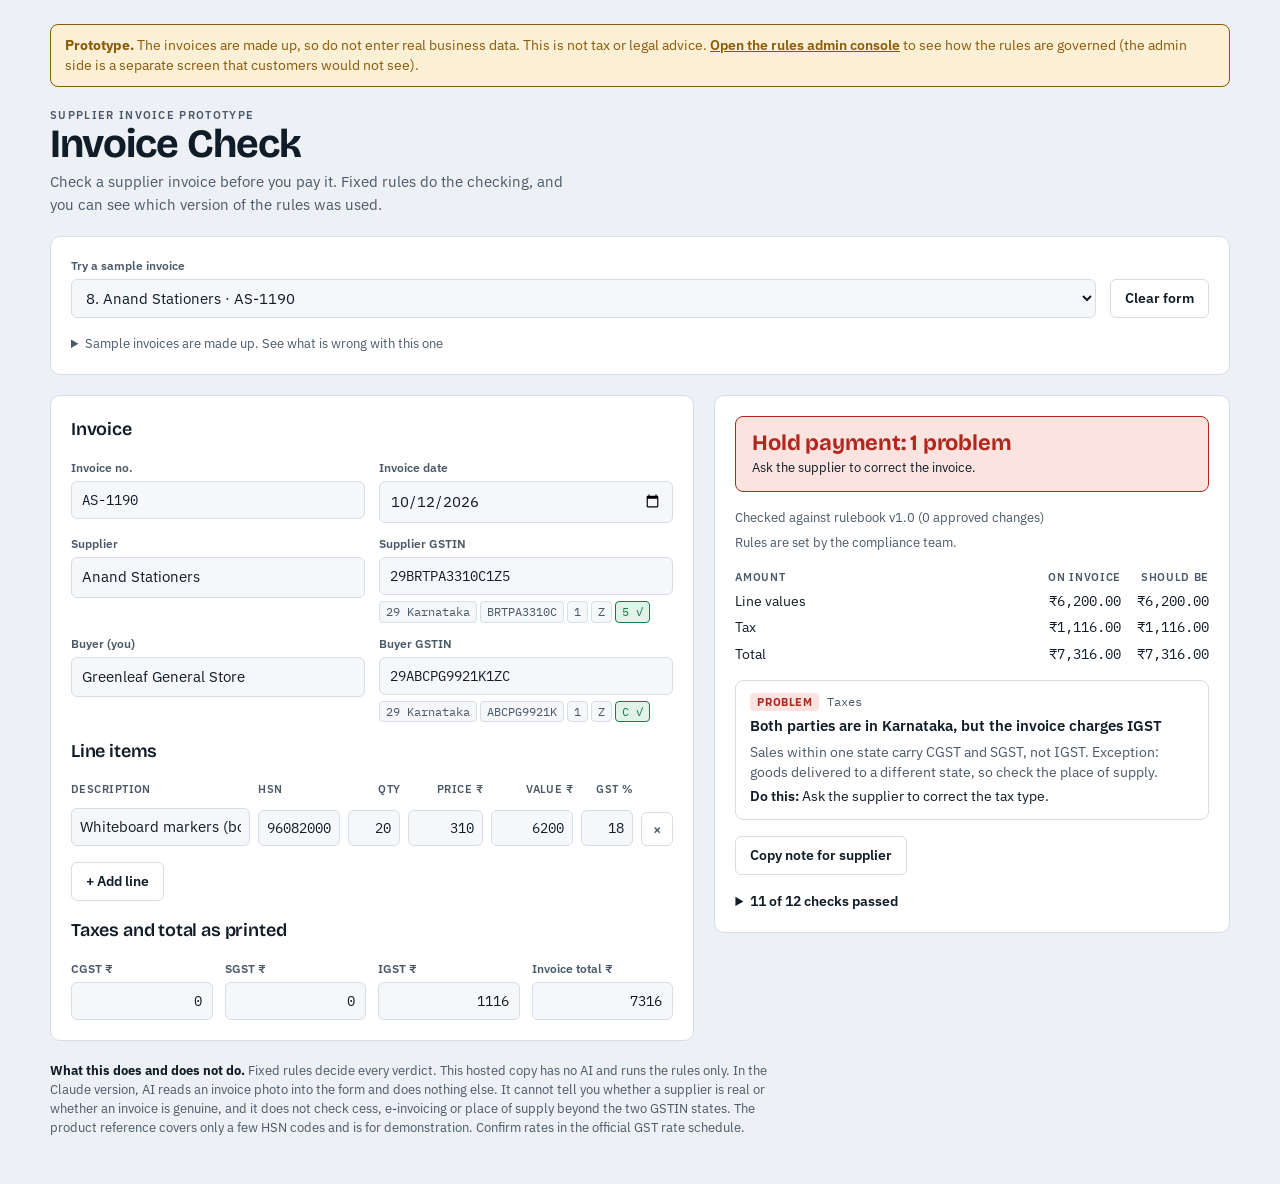
<file: index.html>
<!doctype html>
<html lang="en">
<head>
<meta charset="utf-8">
<meta name="viewport" content="width=device-width,initial-scale=1">
<title>Invoice Check</title>
<meta name="description" content="Check a supplier GST invoice before you pay it. Prototype with made-up sample invoices.">
<link rel="stylesheet" href="https://fonts.googleapis.com/css2?family=Bricolage+Grotesque:opsz,wght@12..96,600;12..96,700&family=IBM+Plex+Mono:wght@400;500&family=IBM+Plex+Sans:wght@400;500;600&display=swap">
<link rel="stylesheet" href="style.css">
</head>
<body>
<div class="wrap" id="app-customer">
  <div class="proto" role="note"><b>Prototype.</b> The invoices are made up, so do not enter real business data. This is not tax or legal advice. <a href="admin.html">Open the rules admin console</a> to see how the rules are governed (the admin side is a separate screen that customers would not see).</div>
  <header class="top">
    <div>
      <div class="eyebrow">Supplier invoice prototype</div>
      <h1>Invoice Check</h1>
      <p class="lede">Check a supplier invoice before you pay it. Fixed rules do the checking, and you can see which version of the rules was used.</p>
    </div>
  </header>
  <!-- CHECKER -->
  <section class="panel" id="p-checker">
    <section class="card" aria-label="Load an invoice">
      <div class="bar">
        <div class="grow">
          <label for="sample">Try a sample invoice</label>
          <select id="sample"></select>
        </div>
        <div id="photoWrap" hidden>
          <span class="lab">Or read your own</span>
          <label class="btn" id="photoBtn" for="photo">Read from photo</label>
          <input id="photo" type="file" accept="image/*" hidden>
          <button class="btn quiet" id="cancel" hidden type="button">Cancel</button>
        </div>
        <div>
          <span class="lab">&nbsp;</span>
          <button class="btn" id="clear" type="button">Clear form</button>
        </div>
      </div>
      <div class="photo" id="photoInfo" hidden><img id="thumb" alt="Photo you uploaded"><span id="photoText"></span></div>
      <div class="msg" id="err" hidden role="status"></div>
      <details class="note"><summary>Sample invoices are made up. See what is wrong with this one</summary><p id="key" style="margin:8px 0 0"></p></details>
    </section>

    <div class="grid">
      <section class="card" aria-label="Invoice details">
        <h2>Invoice</h2>
        <div class="fields">
          <div><label for="f-invoiceNo">Invoice no.</label><input id="f-invoiceNo" class="mono" autocomplete="off"></div>
          <div><label for="f-date">Invoice date</label><input id="f-date" type="date"></div>
          <div><label for="f-supplierName">Supplier</label><input id="f-supplierName" autocomplete="off"></div>
          <div><label for="f-supplierGstin">Supplier GSTIN</label><input id="f-supplierGstin" class="mono" maxlength="15" autocomplete="off" spellcheck="false"><div class="strip" id="s-supplierGstin"></div></div>
          <div><label for="f-buyerName">Buyer (you)</label><input id="f-buyerName" autocomplete="off"></div>
          <div><label for="f-buyerGstin">Buyer GSTIN</label><input id="f-buyerGstin" class="mono" maxlength="15" autocomplete="off" spellcheck="false"><div class="strip" id="s-buyerGstin"></div></div>
        </div>
        <h2>Line items</h2>
        <div class="items" id="items"></div>
        <div><button class="btn" id="add" type="button">+ Add line</button></div>
        <h2>Taxes and total as printed</h2>
        <div class="taxes">
          <div><label for="f-cgst">CGST ₹</label><input id="f-cgst" class="mono num" inputmode="decimal"></div>
          <div><label for="f-sgst">SGST ₹</label><input id="f-sgst" class="mono num" inputmode="decimal"></div>
          <div><label for="f-igst">IGST ₹</label><input id="f-igst" class="mono num" inputmode="decimal"></div>
          <div><label for="f-total">Invoice total ₹</label><input id="f-total" class="mono num" inputmode="decimal"></div>
        </div>
      </section>

      <section class="card" aria-label="Result" aria-live="polite">
        <div id="verdict"></div>
        <div class="rulesline" id="rulesline"></div>
        <div id="recon"></div>
        <ul class="list" id="findings"></ul>
        <div id="supplierNote" hidden>
          <button class="btn" id="copy" type="button">Copy note for supplier</button>
          <textarea id="noteText" readonly hidden aria-label="Note for supplier" style="margin-top:10px"></textarea>
        </div>
        <details class="passed" id="passed"></details>
      </section>
    </div>
  </section>

  
  <p class="fineprint"><b>What this does and does not do.</b> Fixed rules decide every verdict. This hosted copy has no AI and runs the rules only. In the Claude version, AI reads an invoice photo into the form and does nothing else. It cannot tell you whether a supplier is real or whether an invoice is genuine, and it does not check cess, e-invoicing or place of supply beyond the two GSTIN states. The product reference covers only a few HSN codes and is for demonstration. Confirm rates in the official GST rate schedule.</p>
</div>
<script src="checks.js"></script>
<script src="samples.js"></script>
<script src="app.js"></script>
</body>
</html>
</file>
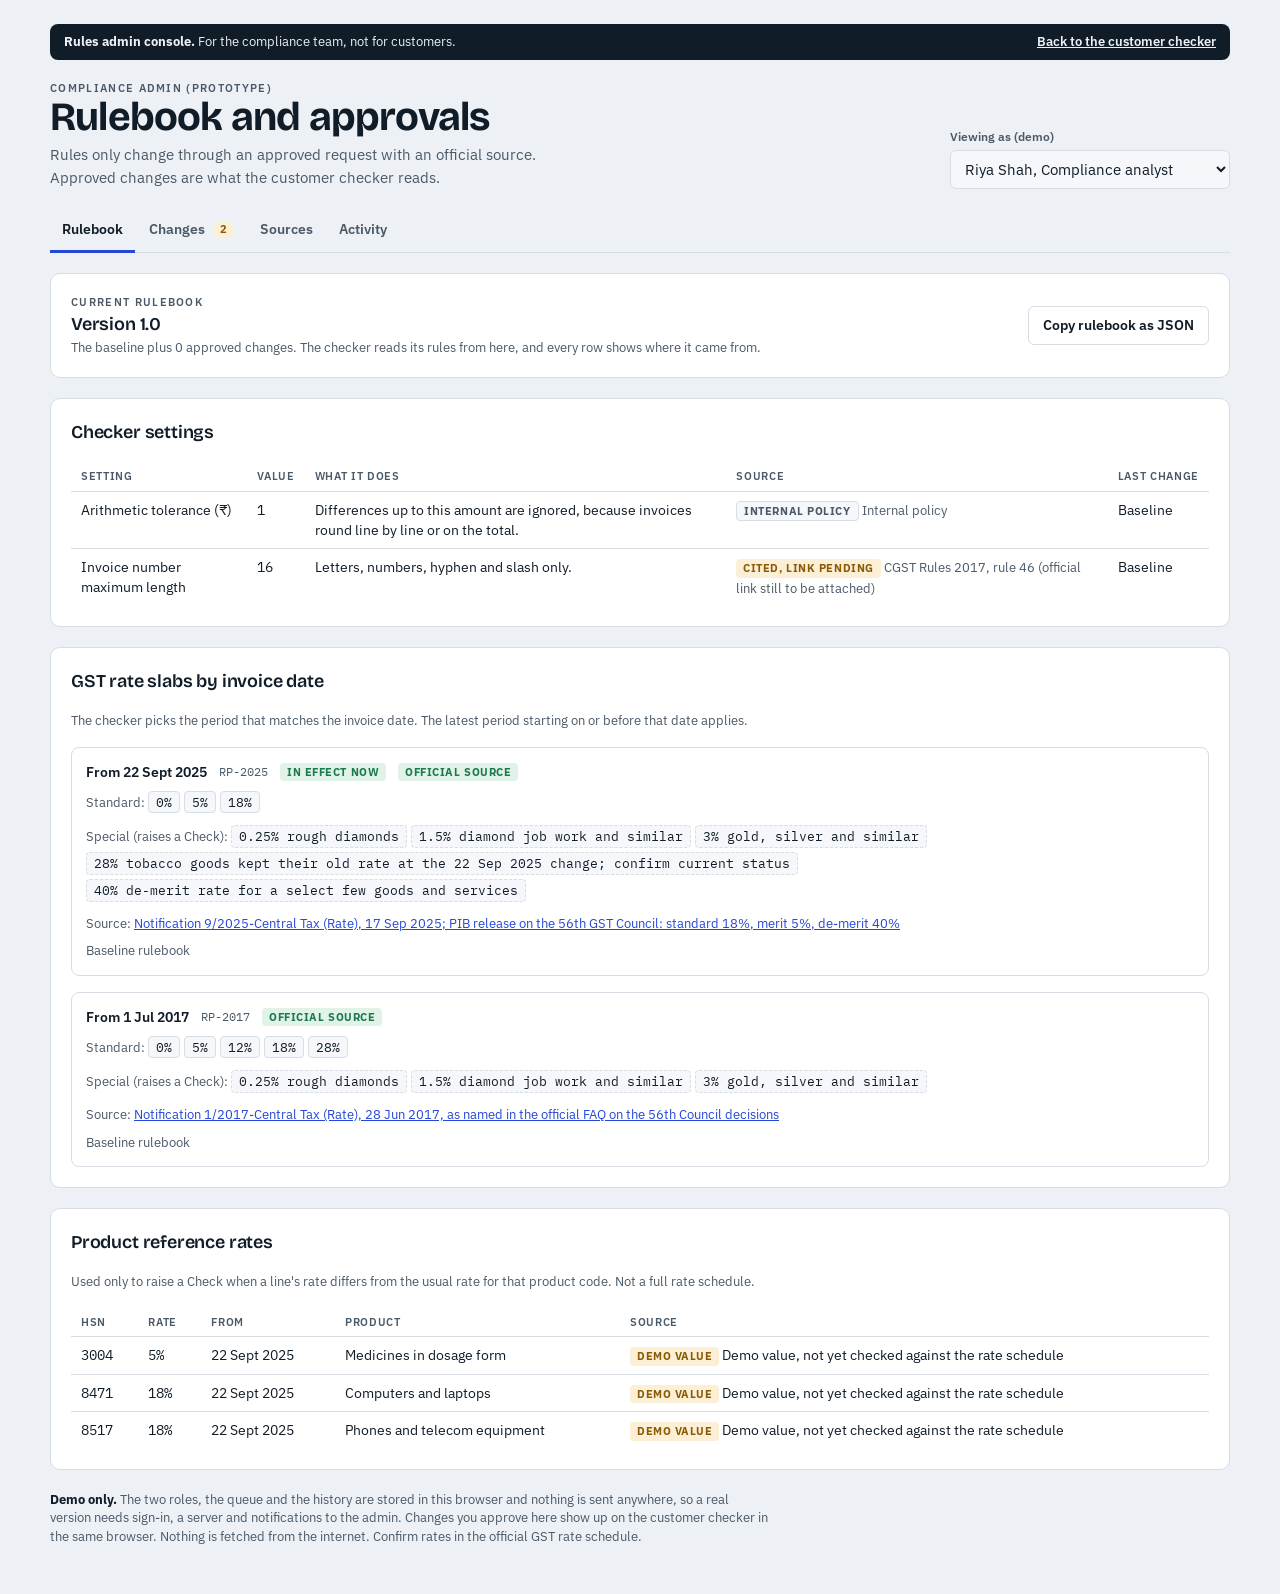
<file: admin.html>
<!doctype html>
<html lang="en">
<head>
<meta charset="utf-8">
<meta name="viewport" content="width=device-width,initial-scale=1">
<title>Invoice Check: Rules admin</title>
<meta name="description" content="Check a supplier GST invoice before you pay it. Prototype with made-up sample invoices.">
<link rel="stylesheet" href="https://fonts.googleapis.com/css2?family=Bricolage+Grotesque:opsz,wght@12..96,600;12..96,700&family=IBM+Plex+Mono:wght@400;500&family=IBM+Plex+Sans:wght@400;500;600&display=swap">
<link rel="stylesheet" href="style.css">
</head>
<body>
<div class="wrap" id="app-admin">
  <div class="adminbar" role="note"><span><b>Rules admin console.</b> For the compliance team, not for customers.</span><a href="index.html">Back to the customer checker</a></div>
  <header class="top">
    <div>
      <div class="eyebrow">Compliance admin (prototype)</div>
      <h1>Rulebook and approvals</h1>
      <p class="lede">Rules only change through an approved request with an official source. Approved changes are what the customer checker reads.</p>
    </div>
    <div class="who">
      <label for="role">Viewing as (demo)</label>
      <select id="role"></select>
    </div>
  </header>
  <nav class="tabs" role="tablist" aria-label="Sections" id="tabs">
    <button role="tab" id="t-rulebook" data-tab="rulebook" aria-selected="true" aria-controls="p-rulebook">Rulebook</button>
    <button role="tab" id="t-changes" data-tab="changes" aria-selected="false" aria-controls="p-changes">Changes <span class="count" id="pendingCount" hidden>0</span></button>
    <button role="tab" id="t-sources" data-tab="sources" aria-selected="false" aria-controls="p-sources">Sources</button>
    <button role="tab" id="t-activity" data-tab="activity" aria-selected="false" aria-controls="p-activity">Activity</button>
  </nav>
  <!-- RULEBOOK -->
  <section class="panel" id="p-rulebook" role="tabpanel" aria-labelledby="t-rulebook" hidden>
    <div id="rb" class="panel"></div>
  </section>

  <!-- CHANGES -->
  <section class="panel" id="p-changes" role="tabpanel" aria-labelledby="t-changes" hidden>
    <div class="grid">
      <section class="card" aria-labelledby="h-new">
        <h2 id="h-new">Propose a change</h2>
        <p class="note">Nothing changes until an admin approves it. A change to tax rates needs a link to an official notice, and the person who proposes it cannot approve it.</p>
        <div class="fields">
          <div><label for="c-type">What kind of change</label>
            <select id="c-type"><option value="slabs">GST rate slabs from a date</option><option value="hsn">Reference rate for a product code</option><option value="setting">A checker setting</option></select></div>
          <div><label for="c-title">Short title</label><input id="c-title" autocomplete="off" placeholder="e.g. Rates for goods from 1 April"></div>
          <div class="sub" data-for="slabs">
            <div><label for="c-from">Starts on</label><input id="c-from" type="date"></div>
            <div><label for="c-rates">Standard rates (%)</label><input id="c-rates" class="mono" placeholder="0, 5, 18" autocomplete="off"></div>
            <div class="span2"><label for="c-special">Special rates, one per line as: rate, note</label><textarea id="c-special" class="mono" placeholder="3, gold and silver items"></textarea></div>
          </div>
          <div class="sub" data-for="hsn" hidden>
            <div><label for="c-hsn">HSN code (first 4 digits)</label><input id="c-hsn" class="mono" maxlength="4" inputmode="numeric" autocomplete="off"></div>
            <div><label for="c-hrate">GST rate (%)</label><input id="c-hrate" class="mono" inputmode="decimal" autocomplete="off"></div>
            <div><label for="c-hfrom">Starts on</label><input id="c-hfrom" type="date"></div>
            <div><label for="c-hnote">Product note</label><input id="c-hnote" autocomplete="off"></div>
          </div>
          <div class="sub" data-for="setting" hidden>
            <div><label for="c-skey">Setting</label>
              <select id="c-skey"><option value="toleranceInr">Arithmetic tolerance (₹)</option><option value="invoiceNoMaxLen">Invoice number maximum length</option></select></div>
            <div><label for="c-sval">New value</label><input id="c-sval" class="mono" inputmode="decimal" autocomplete="off"></div>
          </div>
          <div class="span2"><label for="c-reason">Why is this needed</label><textarea id="c-reason"></textarea></div>
          <div class="span2" id="srcFields">
            <label for="c-url">Link to the notice</label>
            <input id="c-url" type="url" class="mono" placeholder="https://www.pib.gov.in/..." autocomplete="off">
            <div style="margin-top:6px" id="c-badge"></div>
          </div>
          <div class="span2"><label for="c-ref">Notice number and date</label><input id="c-ref" autocomplete="off" placeholder="e.g. Notification 9/2025-Central Tax (Rate), 17 Sep 2025"></div>
        </div>
        <div class="msg bad" id="c-err" hidden role="alert"></div>
        <div class="msg ok" id="c-ok" hidden role="status"></div>
        <div><button class="btn primary" id="c-send" type="button">Send for approval</button></div>
      </section>

      <section class="card" aria-labelledby="h-queue">
        <h2 id="h-queue">Change requests</h2>
        <div class="list" id="queue"></div>
      </section>
    </div>
  </section>

  <!-- SOURCES -->
  <section class="panel" id="p-sources" role="tabpanel" aria-labelledby="t-sources" hidden>
    <div class="grid">
      <section class="card">
        <h2>What counts as a source</h2>
        <p class="note">Rule changes only come from official pages. A news story, a social post or a forwarded message can point you to something worth checking, but it cannot change a rule.</p>
        <div class="domains" id="domains"></div>
        <div>
          <label for="lk">Check a link</label>
          <input id="lk" type="url" class="mono" placeholder="Paste a link to see how it is classified" autocomplete="off">
          <div style="margin-top:8px" id="lk-out"></div>
        </div>
        <h3>How a monitor would work in production</h3>
        <ol class="steps">
          <li>A scheduled job opens only the allow-listed official pages (notifications, press releases, GST Council updates).</li>
          <li>It compares each page with the last copy it saw. Nothing new means nothing happens.</li>
          <li>For a real change, it drafts a change request with the link and the exact passage, and adds it to the queue as pending.</li>
          <li>An admin opens the source, confirms it says that, and approves or rejects. Nothing is ever applied automatically.</li>
        </ol>
        <p class="note">This prototype has no server, so the monitor is not built. Pages that block automated readers, scanned PDFs and changes in wording all mean a person has to read the notice.</p>
      </section>
      <section class="card">
        <h2>Example signals</h2>
        <p class="note">Made-up examples to show how leads are treated. They are not fetched from the internet.</p>
        <div class="list" id="signals"></div>
      </section>
    </div>
  </section>

  <!-- ACTIVITY -->
  <section class="panel" id="p-activity" role="tabpanel" aria-labelledby="t-activity" hidden>
    <section class="card">
      <div class="bar"><h2 class="grow">Activity</h2><button class="btn" id="reset" type="button">Reset demo data</button></div>
      <p class="note">Every proposal, approval, rejection and revocation is recorded here with who did it and when. Entries are never edited. The history and the roles are kept in this browser for the demo, so a real version needs sign-in and a server.</p>
      <div class="scroll"><table class="tbl" id="audit"></table></div>
    </section>
  </section>

  
  <p class="fineprint"><b>Demo only.</b> The two roles, the queue and the history are stored in this browser and nothing is sent anywhere, so a real version needs sign-in, a server and notifications to the admin. Changes you approve here show up on the customer checker in the same browser. Nothing is fetched from the internet. Confirm rates in the official GST rate schedule.</p>
</div>
<script src="checks.js"></script>
<script src="samples.js"></script>
<script src="app.js"></script>
</body>
</html>
</file>
<file: style.css>
/* Shared styles. Customer checker (index.html) and rules admin console (admin/index.html) use the same file. */
:root{
  --bg:#EDF0F4; --surface:#FFFFFF; --surface-2:#F5F7FA; --ink:#101C27; --ink-2:#4A5968; --line:#D6DDE5;
  --accent:#2447D8; --accent-ink:#FFFFFF;
  --good:#1B7A4B; --good-bg:#E1F3E9; --warn:#8A5A06; --warn-bg:#FBEFD6; --crit:#B3261E; --crit-bg:#FBE3E0;
  --font-display:"Bricolage Grotesque","Segoe UI",system-ui,sans-serif;
  --font-body:"IBM Plex Sans","Segoe UI",system-ui,sans-serif;
  --font-mono:"IBM Plex Mono",ui-monospace,Menlo,Consolas,monospace;
}
@media (prefers-color-scheme: dark){:root:not([data-theme="light"]){
  --bg:#0D141B; --surface:#141D26; --surface-2:#1A2530; --ink:#E7EDF3; --line:#27343F; --ink-2:#9DADBD;
  --accent:#8CA3FF; --accent-ink:#0D141B;
  --good:#62D393; --good-bg:#12281D; --warn:#E5B85C; --warn-bg:#2C2412; --crit:#FF8F86; --crit-bg:#331A18; color-scheme:dark}}
:root[data-theme="dark"]{
  --bg:#0D141B; --surface:#141D26; --surface-2:#1A2530; --ink:#E7EDF3; --line:#27343F; --ink-2:#9DADBD;
  --accent:#8CA3FF; --accent-ink:#0D141B;
  --good:#62D393; --good-bg:#12281D; --warn:#E5B85C; --warn-bg:#2C2412; --crit:#FF8F86; --crit-bg:#331A18; color-scheme:dark}
*{box-sizing:border-box}
body{background:var(--bg);color:var(--ink);font-family:var(--font-body);font-size:15px;line-height:1.5;
  padding-block:24px 48px;padding-left:max(16px,env(safe-area-inset-left,0px));padding-right:max(16px,env(safe-area-inset-right,0px))}
.wrap{max-width:1180px;margin:0 auto;display:flex;flex-direction:column;gap:20px}
h1,h2,h3{margin:0;text-wrap:balance}
h1{font-family:var(--font-display);font-weight:700;font-size:clamp(28px,4.4vw,40px);letter-spacing:-.02em;line-height:1.05}
h2{font-family:var(--font-display);font-weight:600;font-size:18px;letter-spacing:-.01em}
h3{font-size:14px;font-weight:600}
.lede{margin:6px 0 0;color:var(--ink-2);max-width:60ch}
.eyebrow{font-size:11px;letter-spacing:.12em;text-transform:uppercase;color:var(--ink-2);font-weight:600}
.top{display:flex;flex-wrap:wrap;gap:16px;justify-content:space-between;align-items:flex-end}
.who{min-width:230px;flex:0 1 280px}
.tabs{display:flex;flex-wrap:wrap;gap:2px;border-bottom:1px solid var(--line)}
.tabs button{font:inherit;font-weight:600;font-size:14px;color:var(--ink-2);background:none;border:0;border-bottom:3px solid transparent;padding:10px 12px;cursor:pointer;margin-bottom:-1px;display:inline-flex;gap:8px;align-items:center}
.tabs button:hover{color:var(--ink)}
.tabs button[aria-selected="true"]{color:var(--ink);border-bottom-color:var(--accent)}
.tabs button:focus-visible{outline:2px solid var(--accent);outline-offset:-2px}
.count{font-size:11px;font-weight:700;background:var(--warn-bg);color:var(--warn);border-radius:10px;padding:0 7px;min-width:18px;text-align:center}
.panel{display:flex;flex-direction:column;gap:20px}
.grid{display:grid;grid-template-columns:minmax(0,1.25fr) minmax(0,1fr);gap:20px;align-items:start}
@media (max-width:900px){.grid{grid-template-columns:minmax(0,1fr)}}
.card{background:var(--surface);border:1px solid var(--line);border-radius:10px;padding:20px;display:flex;flex-direction:column;gap:16px;min-width:0}
.bar{display:flex;flex-wrap:wrap;gap:10px 14px;align-items:center}
.bar .grow{flex:1 1 220px;min-width:0}
label,.lab{font-size:12px;font-weight:600;color:var(--ink-2);display:block;margin-bottom:4px}
input,select,textarea{width:100%;font:inherit;color:var(--ink);background:var(--surface-2);border:1px solid var(--line);border-radius:6px;padding:8px 10px;min-width:0}
input[type="checkbox"]{width:auto;margin:0}
input.mono,.mono{font-family:var(--font-mono);font-size:13.5px}
input:focus-visible,select:focus-visible,textarea:focus-visible,button:focus-visible,summary:focus-visible,.btn:focus-within,a:focus-visible{outline:2px solid var(--accent);outline-offset:1px}
.btn{font:inherit;font-weight:600;font-size:14px;border-radius:6px;padding:8px 14px;border:1px solid var(--line);background:var(--surface);color:var(--ink);cursor:pointer;display:inline-flex;align-items:center;gap:8px}
.btn:hover{border-color:var(--ink-2)}
.btn.primary{background:var(--accent);color:var(--accent-ink);border-color:var(--accent)}
.btn.danger{color:var(--crit);border-color:var(--crit)}
.btn[disabled],.btn[aria-disabled="true"]{opacity:.5;cursor:default}
.btn.quiet{border-color:transparent;background:transparent;color:var(--accent);padding-inline:6px}
a{color:var(--accent)}
.fields,.sub{display:grid;grid-template-columns:repeat(2,minmax(0,1fr));gap:12px 14px}
.sub{grid-column:1/-1}
@media (max-width:560px){.fields,.sub{grid-template-columns:minmax(0,1fr)}}
.span2{grid-column:1/-1}
.strip{display:flex;flex-wrap:wrap;gap:3px;margin-top:6px;font-family:var(--font-mono);font-size:11.5px;min-height:20px}
.strip span{background:var(--surface-2);border:1px solid var(--line);border-radius:4px;padding:1px 6px;color:var(--ink-2)}
.strip span.bad{border-color:var(--crit);color:var(--crit);background:var(--crit-bg)}
.strip span.ok{border-color:var(--good);color:var(--good);background:var(--good-bg)}
.items{display:flex;flex-direction:column;gap:10px}
.row{display:grid;grid-template-columns:minmax(0,2.4fr) minmax(0,1.1fr) minmax(0,.7fr) minmax(0,1fr) minmax(0,1.1fr) minmax(0,.7fr) 32px;gap:8px;align-items:end}
.row.head{font-size:11px;font-weight:600;color:var(--ink-2);letter-spacing:.04em;text-transform:uppercase}
.row .cell label{display:none}
.row input{padding:7px 8px}
.row .num,.num{text-align:right}
.x{width:32px;height:34px;padding:0;justify-content:center;color:var(--ink-2)}
@media (max-width:700px){
  .row.head{display:none}
  .row{grid-template-columns:repeat(3,minmax(0,1fr));padding:12px;background:var(--surface-2);border:1px solid var(--line);border-radius:8px}
  .row .cell.desc{grid-column:1/-1}
  .row .cell label{display:block}
  .row .x{grid-column:1/-1;width:auto;justify-self:end}
}
.taxes{display:grid;grid-template-columns:repeat(4,minmax(0,1fr));gap:12px}
@media (max-width:560px){.taxes{grid-template-columns:repeat(2,minmax(0,1fr))}}
.note{font-size:13px;color:var(--ink-2);margin:0}
.photo{display:flex;gap:12px;align-items:center;font-size:13px;color:var(--ink-2)}
.photo img{width:56px;height:56px;object-fit:cover;border-radius:6px;border:1px solid var(--line)}
.verdict{border-radius:8px;padding:14px 16px;display:flex;flex-direction:column;gap:2px;border:1px solid transparent}
.verdict .big{font-family:var(--font-display);font-weight:700;font-size:22px;letter-spacing:-.01em;line-height:1.15}
.verdict.crit{background:var(--crit-bg);color:var(--crit);border-color:var(--crit)}
.verdict.warn{background:var(--warn-bg);color:var(--warn);border-color:var(--warn)}
.verdict.good{background:var(--good-bg);color:var(--good);border-color:var(--good)}
.verdict .sub2{font-size:13px;color:var(--ink)}
.recon{display:grid;grid-template-columns:1fr auto auto;gap:6px 16px;font-size:13.5px;align-items:baseline}
.recon .h{font-size:11px;letter-spacing:.06em;text-transform:uppercase;color:var(--ink-2);font-weight:600;text-align:right}
.recon .h:first-child{text-align:left}
.recon .v{font-family:var(--font-mono);text-align:right;font-variant-numeric:tabular-nums}
.recon .v.off{color:var(--crit);font-weight:500}
.list{display:flex;flex-direction:column;gap:10px;margin:0;padding:0;list-style:none}
.f{border:1px solid var(--line);border-radius:8px;padding:12px 14px;display:flex;flex-direction:column;gap:4px}
.f .top2{display:flex;flex-wrap:wrap;gap:8px;align-items:center}
.pill{font-size:11px;font-weight:700;letter-spacing:.05em;text-transform:uppercase;border-radius:4px;padding:1px 7px;display:inline-block;white-space:nowrap}
.pill.error{background:var(--crit-bg);color:var(--crit)}
.pill.warn{background:var(--warn-bg);color:var(--warn)}
.pill.good{background:var(--good-bg);color:var(--good)}
.pill.neutral{background:var(--surface-2);color:var(--ink-2);border:1px solid var(--line)}
.where{font-family:var(--font-mono);font-size:12px;color:var(--ink-2)}
.f .t{font-weight:600}
.f .d{font-size:13.5px;color:var(--ink-2)}
.f .fix{font-size:13.5px}
.f .fix b{font-weight:600}
.f .rs{font-size:12.5px;color:var(--ink-2)}
.passed summary{cursor:pointer;font-weight:600;font-size:14px}
.passed ul{margin:10px 0 0;padding-left:20px;color:var(--ink-2);font-size:13.5px;display:flex;flex-direction:column;gap:2px}
.msg{font-size:13.5px;padding:10px 12px;border-radius:6px;background:var(--warn-bg);color:var(--warn)}
.msg.bad{background:var(--crit-bg);color:var(--crit)}
.msg.ok{background:var(--good-bg);color:var(--good)}
.fineprint{font-size:12.5px;color:var(--ink-2);max-width:90ch;margin:0}
.fineprint b{color:var(--ink)}
.rulesline{font-size:12.5px;color:var(--ink-2);display:flex;flex-wrap:wrap;gap:6px 10px;align-items:center}
[hidden]{display:none!important}
textarea{font-family:inherit;min-height:84px;resize:vertical}
textarea.mono{font-family:var(--font-mono);font-size:12.5px;min-height:120px}
.scroll{overflow-x:auto}
.tbl{width:100%;border-collapse:collapse;font-size:13.5px}
.tbl th{text-align:left;font-size:11px;letter-spacing:.06em;text-transform:uppercase;color:var(--ink-2);font-weight:600;padding:6px 10px;white-space:nowrap}
.tbl td{padding:8px 10px;border-top:1px solid var(--line);vertical-align:top}
.chip{font-family:var(--font-mono);font-size:12.5px;background:var(--surface-2);border:1px solid var(--line);border-radius:4px;padding:1px 7px;display:inline-block;margin:0 4px 4px 0}
.chip.sp{border-style:dashed}
.period{border:1px solid var(--line);border-radius:8px;padding:14px;display:flex;flex-direction:column;gap:8px}
.period .hd{display:flex;flex-wrap:wrap;gap:8px 12px;align-items:center}
.cr{border:1px solid var(--line);border-radius:8px;padding:14px;display:flex;flex-direction:column;gap:8px;min-width:0}
.cr.pending{border-color:var(--warn)}
.cr .hd{display:flex;flex-wrap:wrap;gap:8px;align-items:center}
.cr .ttl{font-weight:600}
.cr .meta{font-size:12.5px;color:var(--ink-2)}
.cr .sum{font-size:13.5px;background:var(--surface-2);border-radius:6px;padding:8px 10px}
.decision{display:flex;flex-direction:column;gap:8px;border-top:1px dashed var(--line);padding-top:10px}
.decision .acts{display:flex;flex-wrap:wrap;gap:8px}
.check{display:flex;gap:8px;align-items:flex-start;font-size:13.5px}
.steps{margin:0;padding-left:20px;display:flex;flex-direction:column;gap:4px;font-size:13.5px}
.domains{display:flex;flex-wrap:wrap;gap:4px}
.sig{border:1px solid var(--line);border-radius:8px;padding:12px 14px;display:flex;flex-direction:column;gap:4px}
@media (prefers-reduced-motion:no-preference){.btn,.tabs button{transition:border-color .12s,color .12s}}

html{-webkit-text-size-adjust:100%}
body{margin:0}
.proto{background:var(--warn-bg);color:var(--warn);border:1px solid var(--warn);border-radius:8px;padding:10px 14px;font-size:13.5px}
.proto b{font-weight:700}
.proto a{color:inherit;font-weight:600}
.adminbar{background:var(--ink);color:var(--bg);border-radius:8px;padding:8px 14px;font-size:13px;display:flex;flex-wrap:wrap;gap:6px 14px;align-items:center;justify-content:space-between}
.adminbar a{color:inherit;font-weight:600}
.footlinks{font-size:12.5px;color:var(--ink-2);display:flex;flex-wrap:wrap;gap:6px 14px}
</file>
